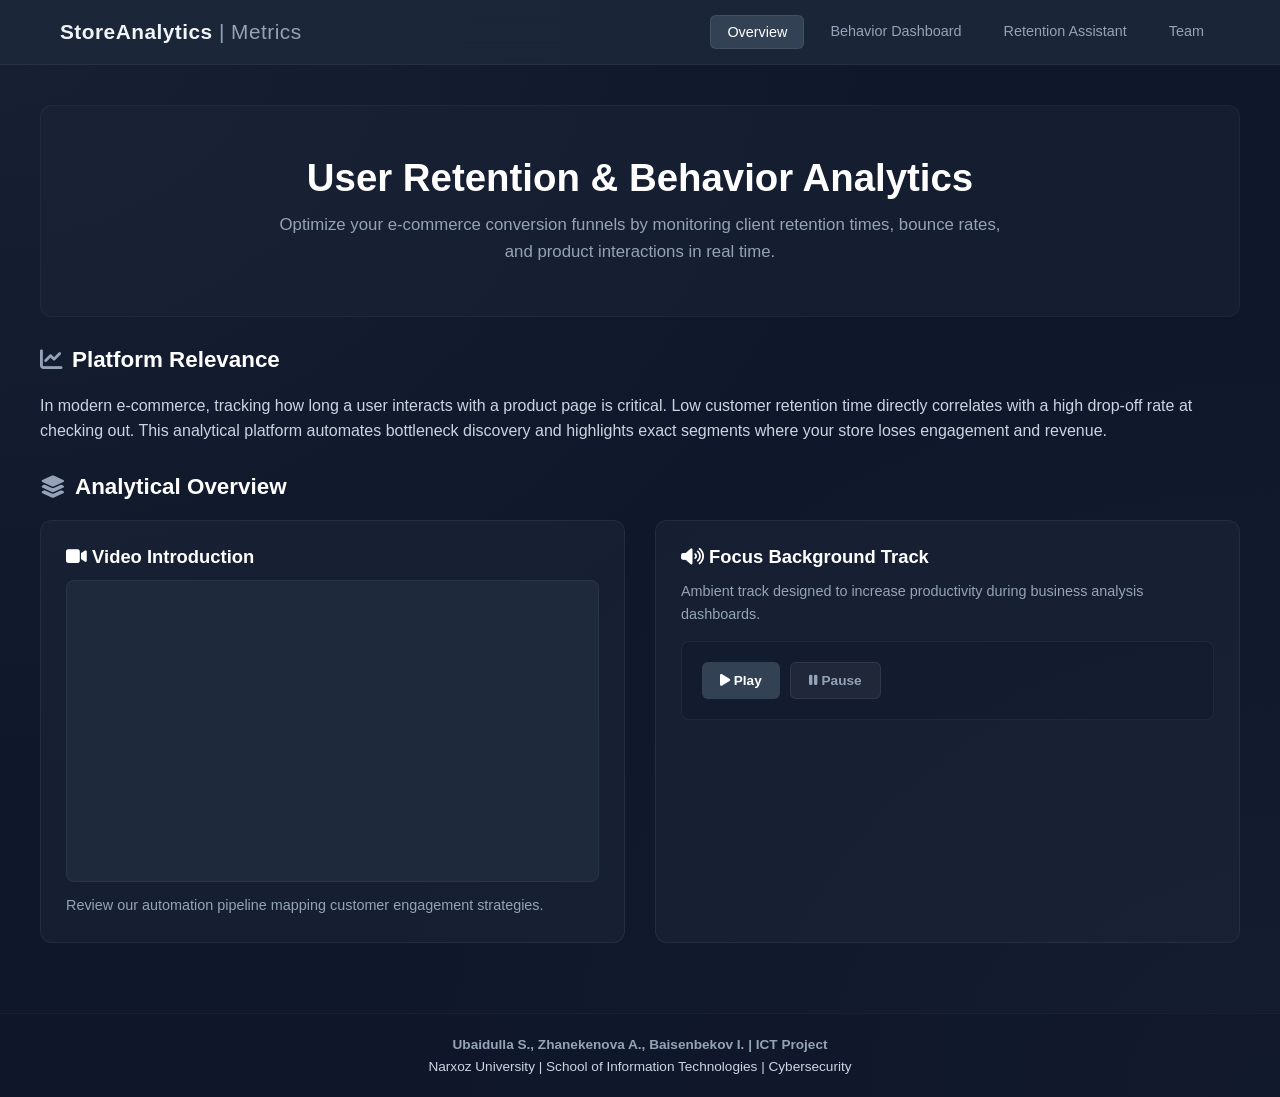
<file: index.html>
<!DOCTYPE html>
<html lang="en">
<head>
    <meta charset="UTF-8">
    <title>BehaviorAnalytics | Home</title>
    <link rel="stylesheet" href="style.css">
    <link rel="stylesheet" href="https://cdnjs.cloudflare.com/ajax/libs/font-awesome/6.5.1/css/all.min.css">
</head>
<body>

<header>
    <nav>
        <div class="logo">StoreAnalytics <span>| Metrics</span></div>
        <div class="menu">
            <a href="index.html" class="active">Overview</a>
            <a href="dashboard.html">Behavior Dashboard</a>
            <a href="bot.html">Retention Assistant</a>
            <a href="creators.html">Team</a>
        </div>
    </nav>
</header>

<main>
    <section class="hero">
        <h1>User Retention & Behavior Analytics</h1>
        <p>Optimize your e-commerce conversion funnels by monitoring client retention times, bounce rates, and product interactions in real time.</p>
    </section>

    <section class="analytics-intro">
        <h2><i class="fas fa-chart-line"></i> Platform Relevance</h2>
        <p>In modern e-commerce, tracking how long a user interacts with a product page is critical. Low customer retention time directly correlates with a high drop-off rate at checking out. This analytical platform automates bottleneck discovery and highlights exact segments where your store loses engagement and revenue.</p>
    </section>

    <section class="media-section">
        <h2><i class="fas fa-layer-group"></i> Analytical Overview</h2>
        <div class="media-container" style="display: flex; gap: 30px; flex-wrap: wrap; margin-top: 20px;">
            
            <div class="media-card" style="flex: 1; min-width: 300px;">
                <h3><i class="fas fa-video"></i> Video Introduction</h3>
                <div style="position: relative; padding-top: 56.25%; background: #1e293b; border-radius: 8px; overflow: hidden; border: 1px solid rgba(255,255,255,0.05);">
                    <iframe 
                        width="560" 
                        height="315" 
                        src="https://app.heygen.com/embeds/a1a2bc06c6c04cd98c9b66f59b201273" 
                        title="Avatar IV Video" 
                        frameborder="0" 
                        allow="encrypted-media; fullscreen;" 
                        style="position: absolute; top: 0; left: 0; width: 100%; height: 100%; border: none;"
                        allowfullscreen>
                    </iframe>
                </div>
                <p style="margin-top:12px; font-size:0.9rem; color:#94a3b8;">Review our automation pipeline mapping customer engagement strategies.</p>
            </div>

            <div class="media-card" style="flex: 1; min-width: 300px; display: flex; flex-direction: column; justify-content: space-between;">
                <div>
                    <h3><i class="fas fa-volume-up"></i> Focus Background Track</h3>
                    <p style="font-size:0.9rem; color:#94a3b8; margin-bottom: 15px;">Ambient track designed to increase productivity during business analysis dashboards.</p>
                    <div style="background: rgba(15, 23, 42, 0.4); padding: 20px; border-radius: 8px; border: 1px solid rgba(255,255,255,0.05);">
                        <audio id="bgMusic" loop style="width: 100%; display: none;">
                            <source src="https://www.soundhelix.com/examples/mp3/SoundHelix-Song-1.mp3" type="audio/mpeg">
                        </audio>
                        <div style="display:flex; gap:10px;">
                            <button onclick="document.getElementById('bgMusic').play()" style="padding:10px 18px; background:#334155; color:#fff; border:none; border-radius:6px; cursor:pointer; font-size:0.85rem; font-weight: 600;"><i class="fas fa-play"></i> Play</button>
                            <button onclick="document.getElementById('bgMusic').pause()" style="padding:10px 18px; background:rgba(255,255,255,0.05); color:#94a3b8; border:1px solid rgba(255,255,255,0.08); border-radius:6px; cursor:pointer; font-size:0.85rem; font-weight: 600;"><i class="fas fa-pause"></i> Pause</button>
                        </div>
                    </div>
                </div>
                <div style="height: 10px;"></div>
            </div>

        </div>
    </section>
</main>

<footer>
    <div class="footer-content">
        <p><strong>Ubaidulla S., Zhanekenova A., Baisenbekov I. | ICT Project</strong></p>
        <p>Narxoz University | School of Information Technologies | Cybersecurity</p>
    </div>
</footer>

</body>
</html>
</file>
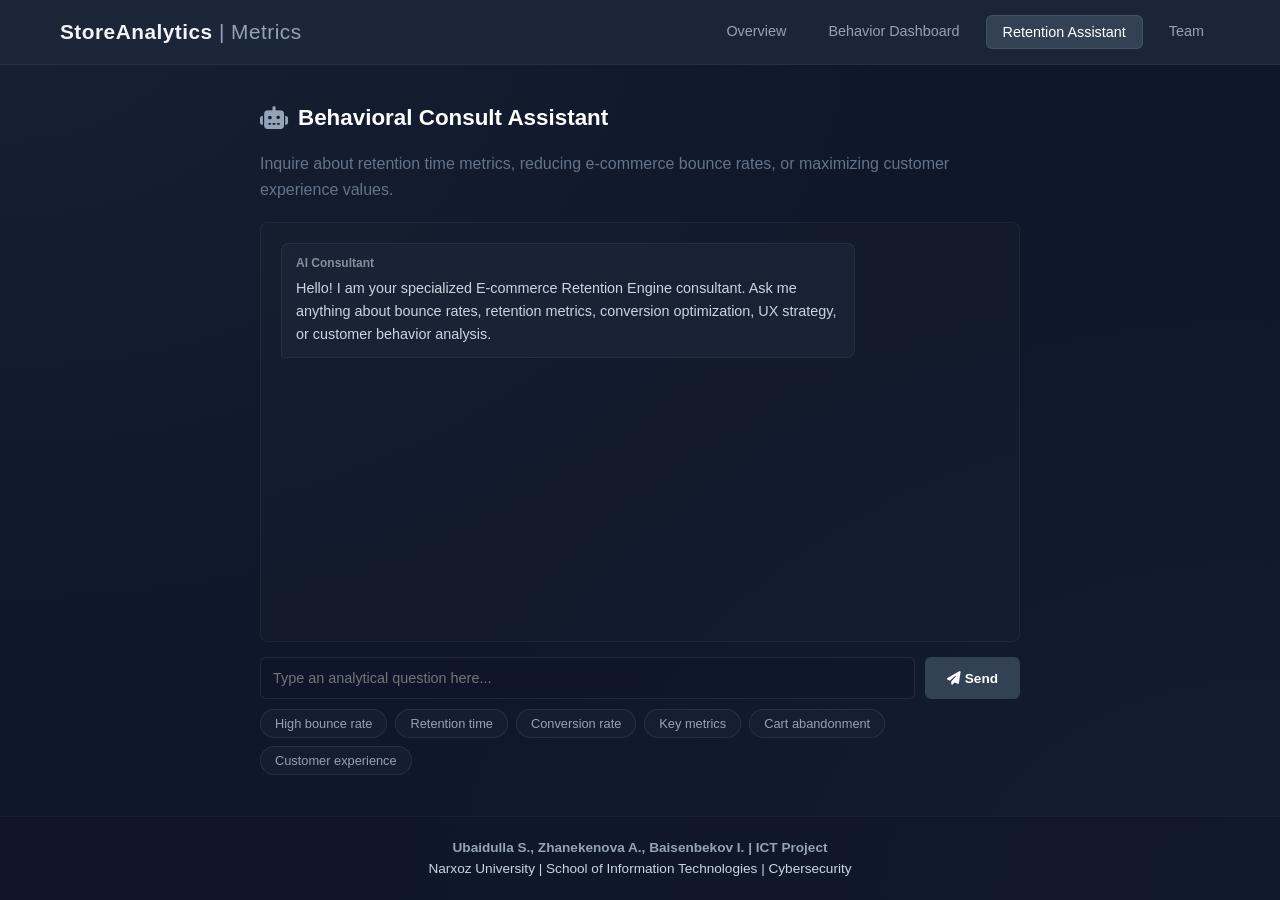
<file: bot.html>
<!DOCTYPE html>
<html lang="en">
<head>
    <meta charset="UTF-8">
    <title>StoreAnalytics | Retention Assistant</title>
    <link rel="stylesheet" href="style.css">
    <link rel="stylesheet" href="https://cdnjs.cloudflare.com/ajax/libs/font-awesome/6.5.1/css/all.min.css">
    <style>
        #chat-box { 
            border: 1px solid rgba(255,255,255,0.05); padding: 20px; height: 420px; margin-bottom: 15px; 
            background: rgba(30, 41, 59, 0.2); overflow-y: auto; border-radius: 8px;
            display: flex; flex-direction: column; gap: 12px;
        }
        .msg { padding: 10px 14px; border-radius: 8px; max-width: 80%; font-size: 0.9rem; line-height: 1.6; }
        .msg .sender-label { font-size: 0.75rem; font-weight: 600; margin-bottom: 4px; opacity: 0.6; display: block; }
        .user-msg { background: #334155; color: white; align-self: flex-end; border: 1px solid rgba(255,255,255,0.05); border-radius: 8px 8px 3px 8px; }
        .bot-msg { background: rgba(30, 41, 59, 0.6); color: #cbd5e1; align-self: flex-start; border: 1px solid rgba(255,255,255,0.05); border-radius: 8px 8px 8px 3px; }
        .chat-input-area { display: flex; gap: 10px; }
        #userInput { flex: 1; padding: 12px; border-radius: 6px; background: rgba(15,23,42,0.6); border: 1px solid rgba(255,255,255,0.08); color:#fff; outline: none; font-size:0.9rem; font-family: inherit; }
        #userInput:focus { border-color: #64748b; }
        #userInput:disabled { opacity: 0.5; cursor: not-allowed; }
        #sendBtn { padding: 10px 22px; background: #334155; color: white; border: none; border-radius: 6px; cursor: pointer; font-weight: 600; font-size:0.85rem; transition: background 0.2s; }
        #sendBtn:hover:not(:disabled) { background: #475569; }
        #sendBtn:disabled { opacity: 0.5; cursor: not-allowed; }
        .quick-btns { display: flex; flex-wrap: wrap; gap: 8px; margin-top: 10px; }
        .quick-btn { padding: 6px 14px; background: rgba(30,41,59,0.4); border: 1px solid rgba(255,255,255,0.08); border-radius: 20px; font-size: 0.8rem; color: #94a3b8; cursor: pointer; transition: all 0.2s; font-family: inherit; }
        .quick-btn:hover { background: #334155; color: white; border-color: #475569; }
        .spinner { display: inline-block; width: 12px; height: 12px; border: 2px solid rgba(255,255,255,0.2); border-top-color: #94a3b8; border-radius: 50%; animation: spin 0.7s linear infinite; margin-right: 6px; vertical-align: middle; }
        @keyframes spin { to { transform: rotate(360deg); } }
    </style>
</head>
<body>

<header>
    <nav>
        <div class="logo">StoreAnalytics <span>| Metrics</span></div>
        <div class="menu">
            <a href="index.html">Overview</a>
            <a href="dashboard.html">Behavior Dashboard</a>
            <a href="bot.html" class="active">Retention Assistant</a>
            <a href="creators.html">Team</a>
        </div>
    </nav>
</header>

<main style="max-width:800px; margin:0 auto; width:100%;">
    <h2><i class="fas fa-robot"></i> Behavioral Consult Assistant</h2>
    <p style="margin-bottom:20px; color:#64748b;">Inquire about retention time metrics, reducing e-commerce bounce rates, or maximizing customer experience values.</p>

    <div id="chat-box">
        <div class="msg bot-msg">
            <span class="sender-label">AI Consultant</span>
            Hello! I am your specialized E-commerce Retention Engine consultant. Ask me anything about bounce rates, retention metrics, conversion optimization, UX strategy, or customer behavior analysis.
        </div>
    </div>

    <div class="chat-input-area">
        <input type="text" id="userInput" placeholder="Type an analytical question here...">
        <button id="sendBtn" onclick="sendMessage()">
            <i class="fas fa-paper-plane"></i> Send
        </button>
    </div>

    <div class="quick-btns">
        <button class="quick-btn" onclick="quickAsk('How to fix high bounce rate?')">High bounce rate</button>
        <button class="quick-btn" onclick="quickAsk('What is customer retention time?')">Retention time</button>
        <button class="quick-btn" onclick="quickAsk('How to improve conversion rate?')">Conversion rate</button>
        <button class="quick-btn" onclick="quickAsk('What are the key e-commerce metrics?')">Key metrics</button>
        <button class="quick-btn" onclick="quickAsk('How to reduce cart abandonment?')">Cart abandonment</button>
        <button class="quick-btn" onclick="quickAsk('How to improve customer experience?')">Customer experience</button>
    </div>
</main>

<script>
let conversationHistory = [];
let isLoading = false;

function quickAsk(text) {
    document.getElementById('userInput').value = text;
    sendMessage();
}

function appendUserMessage(text) {
    const chatBox = document.getElementById('chat-box');
    const div = document.createElement('div');
    div.className = 'msg user-msg';
    div.textContent = text;
    chatBox.appendChild(div);
    chatBox.scrollTop = chatBox.scrollHeight;
}

function appendBotMessage(isLoadingState) {
    const chatBox = document.getElementById('chat-box');
    const div = document.createElement('div');
    div.className = 'msg bot-msg';

    const label = document.createElement('span');
    label.className = 'sender-label';
    label.textContent = 'AI Consultant';

    const content = document.createElement('span');
    if (isLoadingState) {
        content.innerHTML = '<span class="spinner"></span>Processing metrics context...';
    }

    div.appendChild(label);
    div.appendChild(content);
    chatBox.appendChild(div);
    chatBox.scrollTop = chatBox.scrollHeight;

    return { div, content };
}

function setUILoading(state) {
    isLoading = state;
    const btn = document.getElementById('sendBtn');
    const input = document.getElementById('userInput');
    btn.disabled = state;
    input.disabled = state;
    btn.innerHTML = state
        ? '<span class="spinner"></span> Processing...'
        : '<i class="fas fa-paper-plane"></i> Send';
    document.querySelectorAll('.quick-btn').forEach(b => b.disabled = state);
}

async function sendMessage() {
    if (isLoading) return;

    const input = document.getElementById('userInput');
    const text = input.value.trim();
    if (!text) return;

    input.value = '';
    appendUserMessage(text);
    conversationHistory.push({ role: 'user', content: text });

    setUILoading(true);
    const { content: botContent } = appendBotMessage(true);

    try {
        const response = await fetch('https://ict-project-pi.vercel.app/api/chat', {
            method: 'POST',
            headers: { 'Content-Type': 'application/json' },
            body: JSON.stringify({ messages: conversationHistory })
        });

        const data = await response.json();

        if (data.error) {
            botContent.textContent = 'Error: ' + (data.error.message || 'Could not get a response. Please try again.');
        } else {
            const reply = data.content
                .filter(block => block.type === 'text')
                .map(block => block.text)
                .join('');
            botContent.textContent = reply;
            conversationHistory.push({ role: 'assistant', content: reply });
        }

    } catch (err) {
        botContent.textContent = 'Connection error. Please check your internet and try again.';
    }

    setUILoading(false);
    document.getElementById('chat-box').scrollTop = 99999;
}

document.getElementById('userInput').addEventListener('keydown', function(e) {
    if (e.key === 'Enter' && !e.shiftKey) {
        e.preventDefault();
        sendMessage();
    }
});
</script>

<footer>
    <div class="footer-content">
        <p><strong>Ubaidulla S., Zhanekenova A., Baisenbekov I. | ICT Project</strong></p>
        <p>Narxoz University | School of Information Technologies | Cybersecurity</p>
    </div>
</footer>

</body>
</html>
</file>
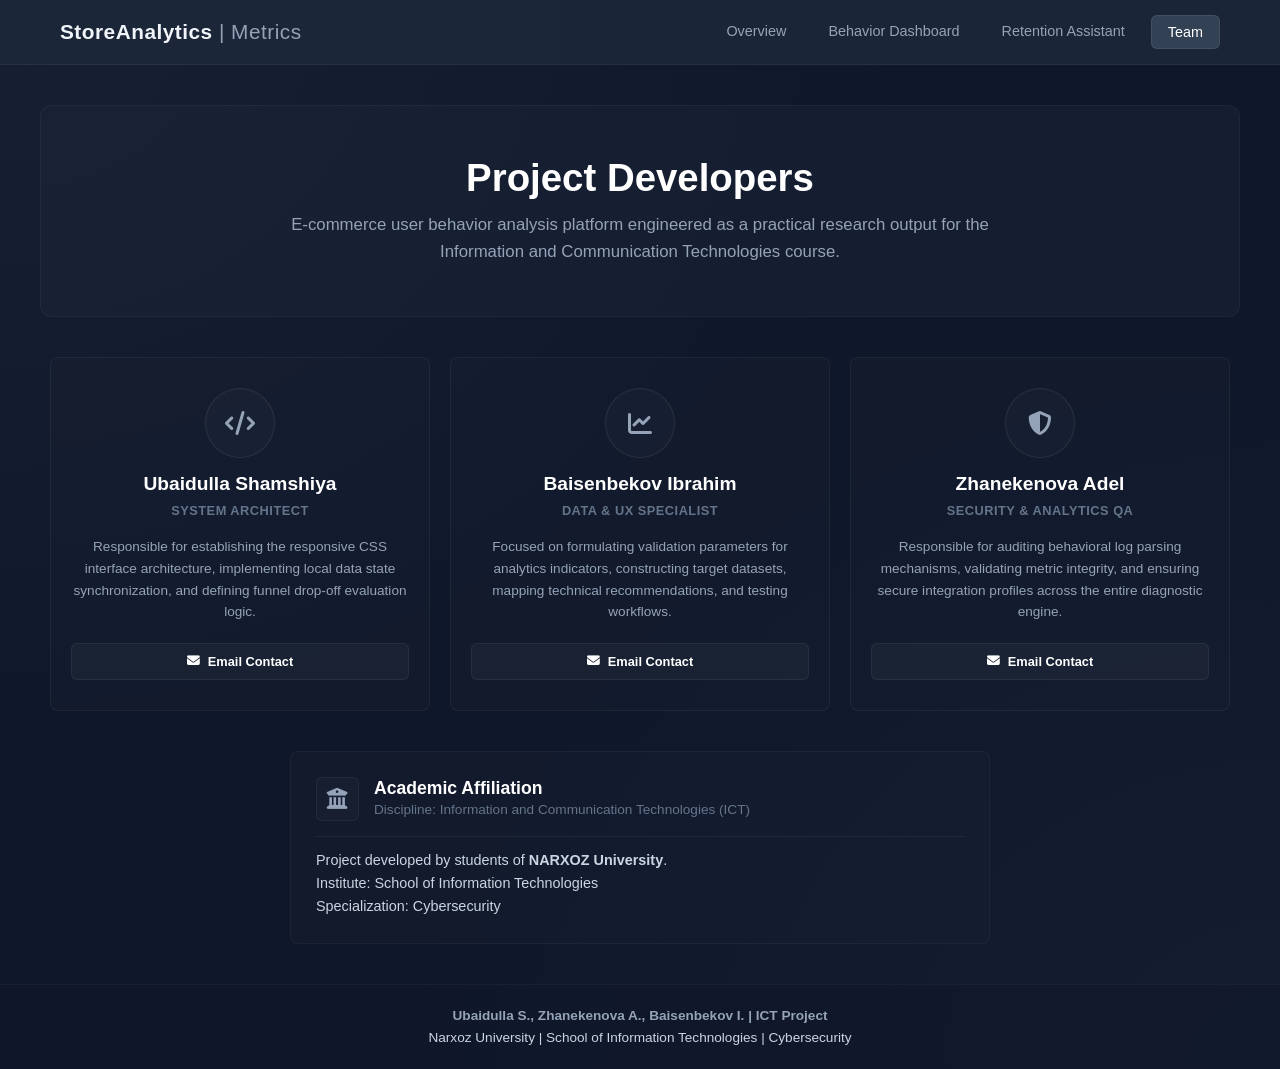
<file: creators.html>
<!DOCTYPE html>
<html lang="en">
<head>
    <meta charset="UTF-8">
    <title>StoreAnalytics | Team</title>
    <link rel="stylesheet" href="style.css">
    <link rel="stylesheet" href="https://cdnjs.cloudflare.com/ajax/libs/font-awesome/6.5.1/css/all.min.css">
</head>
<body>

<header>
    <nav>
        <div class="logo">StoreAnalytics <span>| Metrics</span></div>
        <div class="menu">
            <a href="index.html">Overview</a>
            <a href="dashboard.html">Behavior Dashboard</a>
            <a href="bot.html">Retention Assistant</a>
            <a href="creators.html" class="active">Team</a>
        </div>
    </nav>
</header>

<main>
    <section class="hero" style="margin-bottom: 40px;">
        <h1>Project Developers</h1>
        <p>E-commerce user behavior analysis platform engineered as a practical research output for the Information and Communication Technologies course.</p>
    </section>

    <section class="grid-container" style="max-width: 1200px; margin: 0 auto; display: flex; gap: 20px; justify-content: center; flex-wrap: wrap; padding: 0 10px;">
        
        <div class="card" style="flex: 1; min-width: 280px; text-align: center; padding: 30px 20px; display: flex; flex-direction: column; justify-content: space-between; background: rgba(30, 41, 59, 0.2); border-radius: 8px; border: 1px solid rgba(255,255,255,0.05);">
            <div>
                <div style="width: 70px; height: 70px; background: rgba(255,255,255,0.02); border-radius: 50%; display: flex; align-items: center; justify-content: center; margin: 0 auto 15px auto; border: 1px solid rgba(255,255,255,0.08);">
                    <i class="fas fa-code" style="font-size: 1.5rem; color: #94a3b8;"></i>
                </div>
                <h3 style="font-size: 1.2rem; color: #fff; margin-bottom: 6px; font-weight: 600;">Ubaidulla Shamshiya</h3>
                <p style="color: #64748b; font-weight: 600; font-size: 0.8rem; margin-bottom: 15px; text-transform: uppercase; letter-spacing: 0.5px;">System Architect</p>
                <p style="font-size: 0.85rem; color: #94a3b8; line-height: 1.6; margin-bottom: 20px;">Responsible for establishing the responsive CSS interface architecture, implementing local data state synchronization, and defining funnel drop-off evaluation logic.</p>
            </div>
            <a href="mailto:shamshiya.ubaidulla@narxoz.kz" style="display: inline-flex; align-items: center; justify-content: center; gap: 8px; background: rgba(255,255,255,0.03); color: #fff; text-decoration: none; padding: 10px 15px; border-radius: 6px; font-weight: 600; font-size: 0.8rem; border: 1px solid rgba(255,255,255,0.06); transition: all 0.2s ease;">
                <i class="fas fa-envelope"></i> Email Contact
            </a>
        </div>

        <div class="card" style="flex: 1; min-width: 280px; text-align: center; padding: 30px 20px; display: flex; flex-direction: column; justify-content: space-between; background: rgba(30, 41, 59, 0.2); border-radius: 8px; border: 1px solid rgba(255,255,255,0.05);">
            <div>
                <div style="width: 70px; height: 70px; background: rgba(255,255,255,0.02); border-radius: 50%; display: flex; align-items: center; justify-content: center; margin: 0 auto 15px auto; border: 1px solid rgba(255,255,255,0.08);">
                    <i class="fas fa-chart-line" style="font-size: 1.5rem; color: #94a3b8;"></i>
                </div>
                <h3 style="font-size: 1.2rem; color: #fff; margin-bottom: 6px; font-weight: 600;">Baisenbekov Ibrahim</h3>
                <p style="color: #64748b; font-weight: 600; font-size: 0.8rem; margin-bottom: 15px; text-transform: uppercase; letter-spacing: 0.5px;">Data & UX Specialist</p>
                <p style="font-size: 0.85rem; color: #94a3b8; line-height: 1.6; margin-bottom: 20px;">Focused on formulating validation parameters for analytics indicators, constructing target datasets, mapping technical recommendations, and testing workflows.</p>
            </div>
            <a href="mailto:ibrahim.baisenbekov@narxoz.kz" style="display: inline-flex; align-items: center; justify-content: center; gap: 8px; background: rgba(255,255,255,0.03); color: #fff; text-decoration: none; padding: 10px 15px; border-radius: 6px; font-weight: 600; font-size: 0.8rem; border: 1px solid rgba(255,255,255,0.06); transition: all 0.2s ease;">
                <i class="fas fa-envelope"></i> Email Contact
            </a>
        </div>

        <div class="card" style="flex: 1; min-width: 280px; text-align: center; padding: 30px 20px; display: flex; flex-direction: column; justify-content: space-between; background: rgba(30, 41, 59, 0.2); border-radius: 8px; border: 1px solid rgba(255,255,255,0.05);">
            <div>
                <div style="width: 70px; height: 70px; background: rgba(255,255,255,0.02); border-radius: 50%; display: flex; align-items: center; justify-content: center; margin: 0 auto 15px auto; border: 1px solid rgba(255,255,255,0.08);">
                    <i class="fas fa-shield-alt" style="font-size: 1.5rem; color: #94a3b8;"></i>
                </div>
                <h3 style="font-size: 1.2rem; color: #fff; margin-bottom: 6px; font-weight: 600;">Zhanekenova Adel</h3>
                <p style="color: #64748b; font-weight: 600; font-size: 0.8rem; margin-bottom: 15px; text-transform: uppercase; letter-spacing: 0.5px;">Security & Analytics QA</p>
                <p style="font-size: 0.85rem; color: #94a3b8; line-height: 1.6; margin-bottom: 20px;">Responsible for auditing behavioral log parsing mechanisms, validating metric integrity, and ensuring secure integration profiles across the entire diagnostic engine.</p>
            </div>
            <a href="mailto:adel.zhanekenova@narxoz.kz" style="display: inline-flex; align-items: center; justify-content: center; gap: 8px; background: rgba(255,255,255,0.03); color: #fff; text-decoration: none; padding: 10px 15px; border-radius: 6px; font-weight: 600; font-size: 0.8rem; border: 1px solid rgba(255,255,255,0.06); transition: all 0.2s ease;">
                <i class="fas fa-envelope"></i> Email Contact
            </a>
        </div>

    </section>

    <div style="max-width: 700px; margin: 40px auto 0 auto; padding: 25px; background: rgba(30, 41, 59, 0.2); border-radius: 8px; text-align: left; border: 1px solid rgba(255,255,255,0.04);">
        <div style="display: flex; align-items: center; gap: 15px; margin-bottom: 15px;">
            <div style="background: rgba(255,255,255,0.02); padding: 10px; border-radius: 6px; border: 1px solid rgba(255,255,255,0.05);">
                <i class="fas fa-university" style="font-size: 1.3rem; color: #94a3b8;"></i>
            </div>
            <div>
                <h4 style="color: #fff; font-size: 1.1rem; font-weight: 600;">Academic Affiliation</h4>
                <p style="font-size: 0.85rem; color: #64748b;">Discipline: Information and Communication Technologies (ICT)</p>
            </div>
        </div>
        <p style="font-size: 0.9rem; color: #cbd5e1; border-top: 1px solid rgba(255,255,255,0.05); padding-top: 12px; line-height: 1.6;">
            Project developed by students of <strong>NARXOZ University</strong>.<br>
            Institute: School of Information Technologies<br>
            Specialization: Cybersecurity
        </p>
    </div>
</main>

<footer>
    <div class="footer-content">
        <p><strong>Ubaidulla S., Zhanekenova A., Baisenbekov I. | ICT Project</strong></p>
        <p>Narxoz University | School of Information Technologies | Cybersecurity</p>
    </div>
</footer>

</body>
</html>
</file>
<file: style.css>
/* ==========================================
   GENERAL SETTINGS & STRICT DARK THEME
   ========================================== */
* {
    margin: 0;
    padding: 0;
    box-sizing: border-box;
    font-family: 'Segoe UI', Roboto, Helvetica, Arial, sans-serif;
}

body {
    background: #0f172a; /* Deep Slate Navy */
    background-image: 
        radial-gradient(at 0% 0%, rgba(71, 85, 105, 0.15) 0px, transparent 50%),
        radial-gradient(at 100% 100%, rgba(51, 65, 85, 0.15) 0px, transparent 50%);
    color: #f1f5f9;
    min-height: 100vh;
    display: flex;
    flex-direction: column;
}

main {
    flex: 1;
    padding: 40px 20px;
}

/* ==========================================
   NAVIGATION (STRICT GLASSMORPHISM)
   ========================================== */
header {
    background: rgba(30, 41, 59, 0.85);
    backdrop-filter: blur(12px);
    -webkit-backdrop-filter: blur(12px);
    border-bottom: 1px solid rgba(255, 255, 255, 0.05);
    position: sticky;
    top: 0;
    z-index: 1000;
}

nav {
    max-width: 1200px;
    margin: 0 auto;
    padding: 15px 20px;
    display: flex;
    justify-content: space-between;
    align-items: center;
}

.logo {
    font-size: 1.3rem;
    font-weight: 700;
    color: #f1f5f9;
    letter-spacing: 0.5px;
}

.logo span {
    color: #94a3b8;
    font-weight: 400;
}

.menu {
    display: flex;
    gap: 10px;
}

.menu a {
    color: #94a3b8;
    text-decoration: none;
    font-size: 0.9rem;
    font-weight: 500;
    padding: 8px 16px;
    border-radius: 6px;
    transition: all 0.2s ease;
}

.menu a:hover {
    color: #fff;
    background: rgba(255, 255, 255, 0.03);
}

.menu a.active {
    color: #fff;
    background: #334155; /* Slate Gray */
    border: 1px solid rgba(255, 255, 255, 0.08);
}

/* ==========================================
   HERO SECTION
   ========================================== */
.hero {
    text-align: center;
    padding: 50px 20px;
    background: rgba(30, 41, 59, 0.4);
    border-radius: 12px;
    border: 1px solid rgba(255, 255, 255, 0.04);
    max-width: 1200px;
    margin: 0 auto 30px auto;
}

.hero h1 {
    font-size: 2.4rem;
    color: #ffffff;
    margin-bottom: 12px;
}

.hero p {
    color: #94a3b8;
    font-size: 1.05rem;
    max-width: 750px;
    margin: 0 auto;
}

/* ==========================================
   CONTENT BLOCKS & CARDS
   ========================================== */
.analytics-intro, .media-section {
    max-width: 1200px;
    margin: 0 auto 30px auto;
}

h2 {
    font-size: 1.4rem;
    margin-bottom: 20px;
    color: #fff;
    display: flex;
    align-items: center;
    gap: 10px;
}

h2 i {
    color: #94a3b8;
}

p {
    line-height: 1.6;
    color: #cbd5e1;
}

.media-container, .grid-container {
    display: flex;
    gap: 25px;
    flex-wrap: wrap;
    margin-top: 20px;
}

.media-card, .card {
    background: rgba(30, 41, 59, 0.5);
    border: 1px solid rgba(255, 255, 255, 0.06);
    border-radius: 12px;
    padding: 25px;
    transition: transform 0.2s ease, border-color 0.2s ease;
}

.media-card:hover, .card:hover {
    transform: translateY(-2px);
    border-color: rgba(255, 255, 255, 0.12);
}

.media-card h3, .card h3 {
    font-size: 1.15rem;
    margin-bottom: 12px;
    color: #fff;
}

/* ==========================================
   FOOTER STYLE
   ========================================== */
footer {
    background: rgba(15, 23, 42, 0.6);
    border-top: 1px solid rgba(255, 255, 255, 0.04);
    padding: 20px;
    margin-top: auto;
    font-size: 0.85rem;
    color: #64748b;
    text-align: center;
}

footer strong {
    color: #94a3b8;
}
</file>
